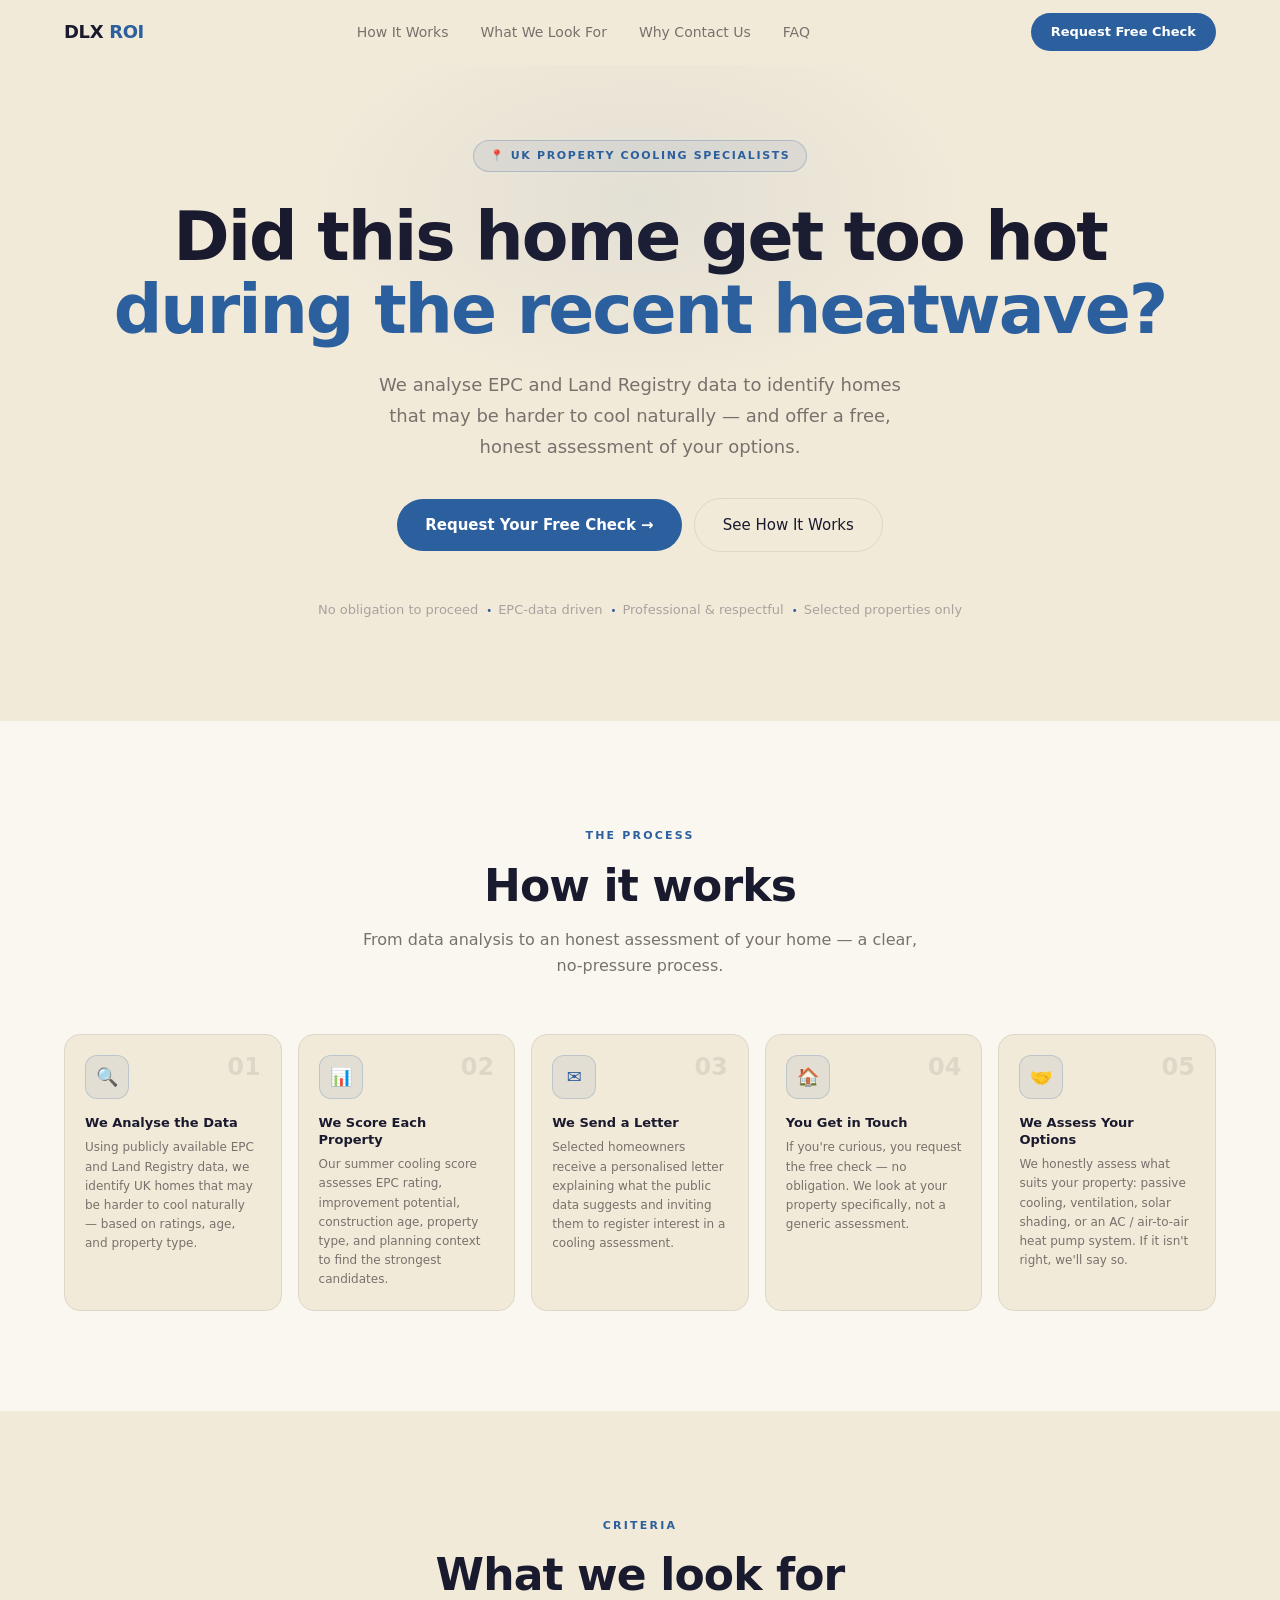
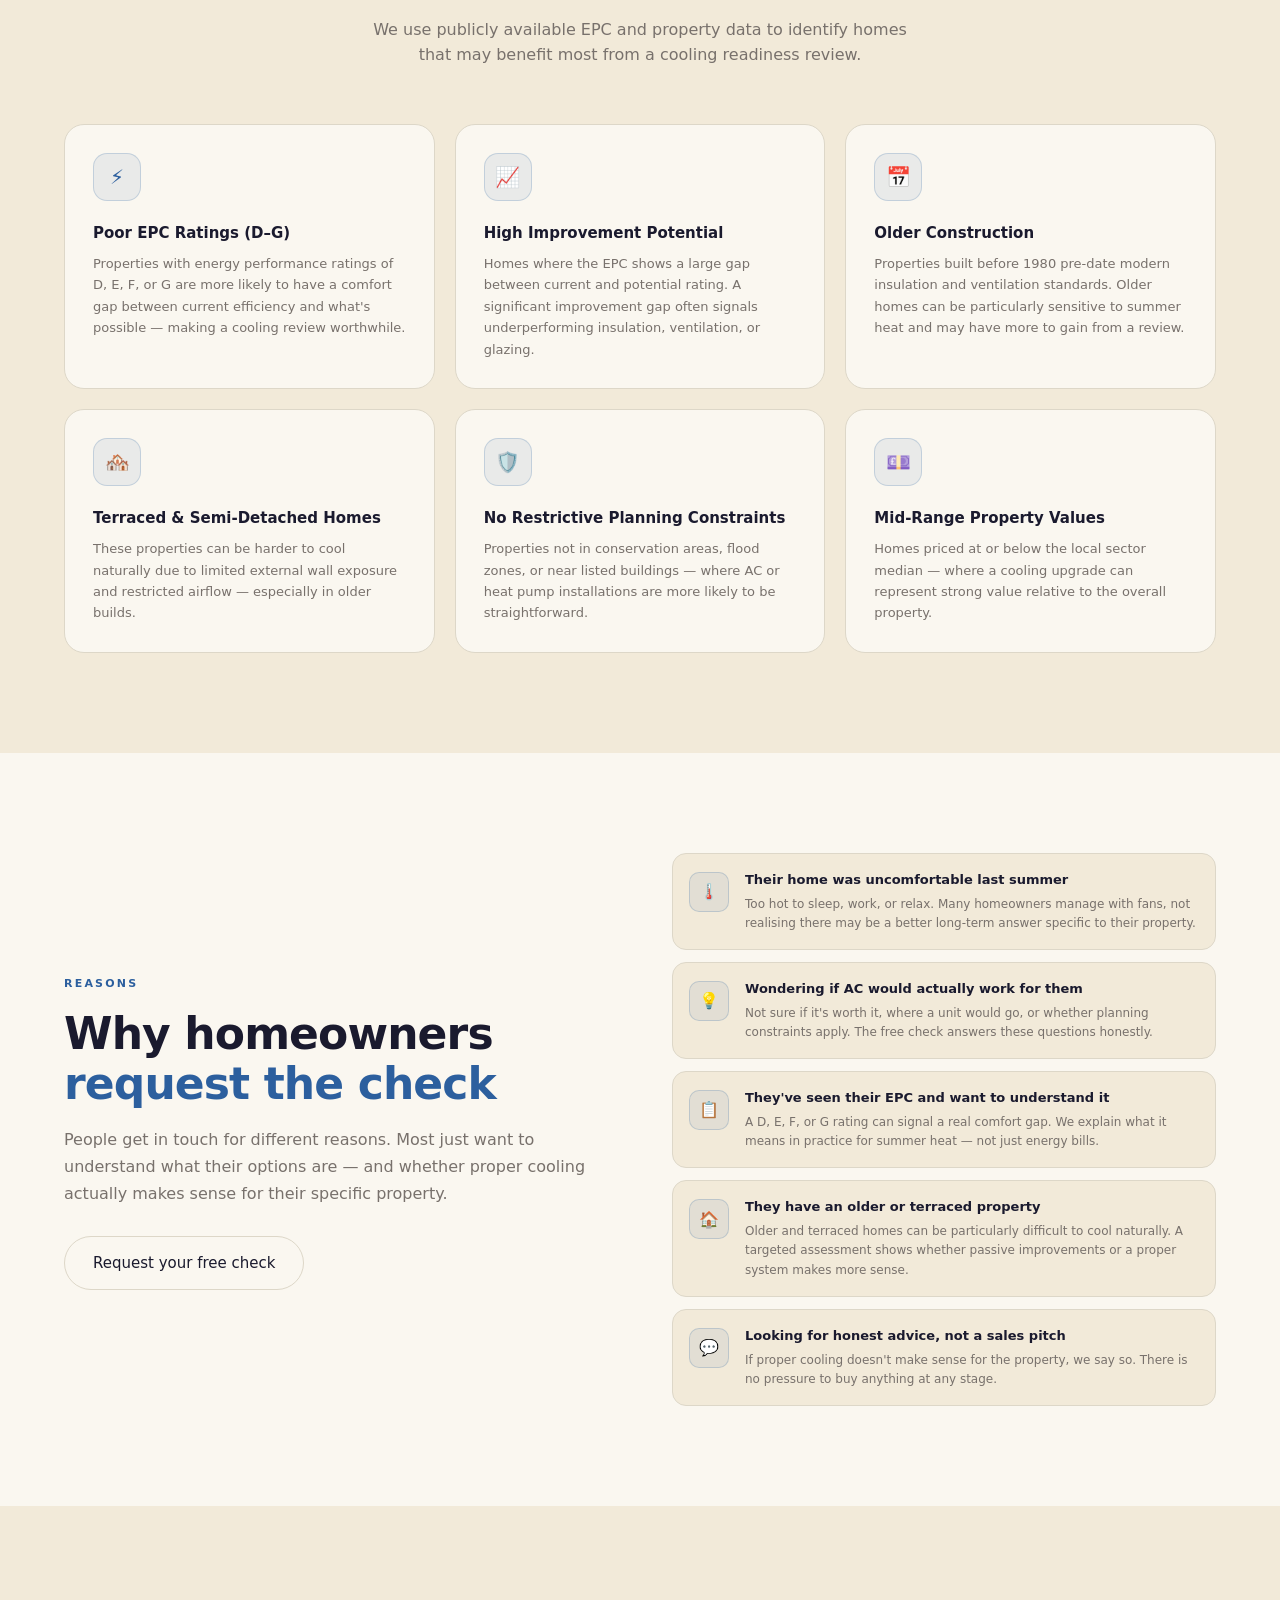
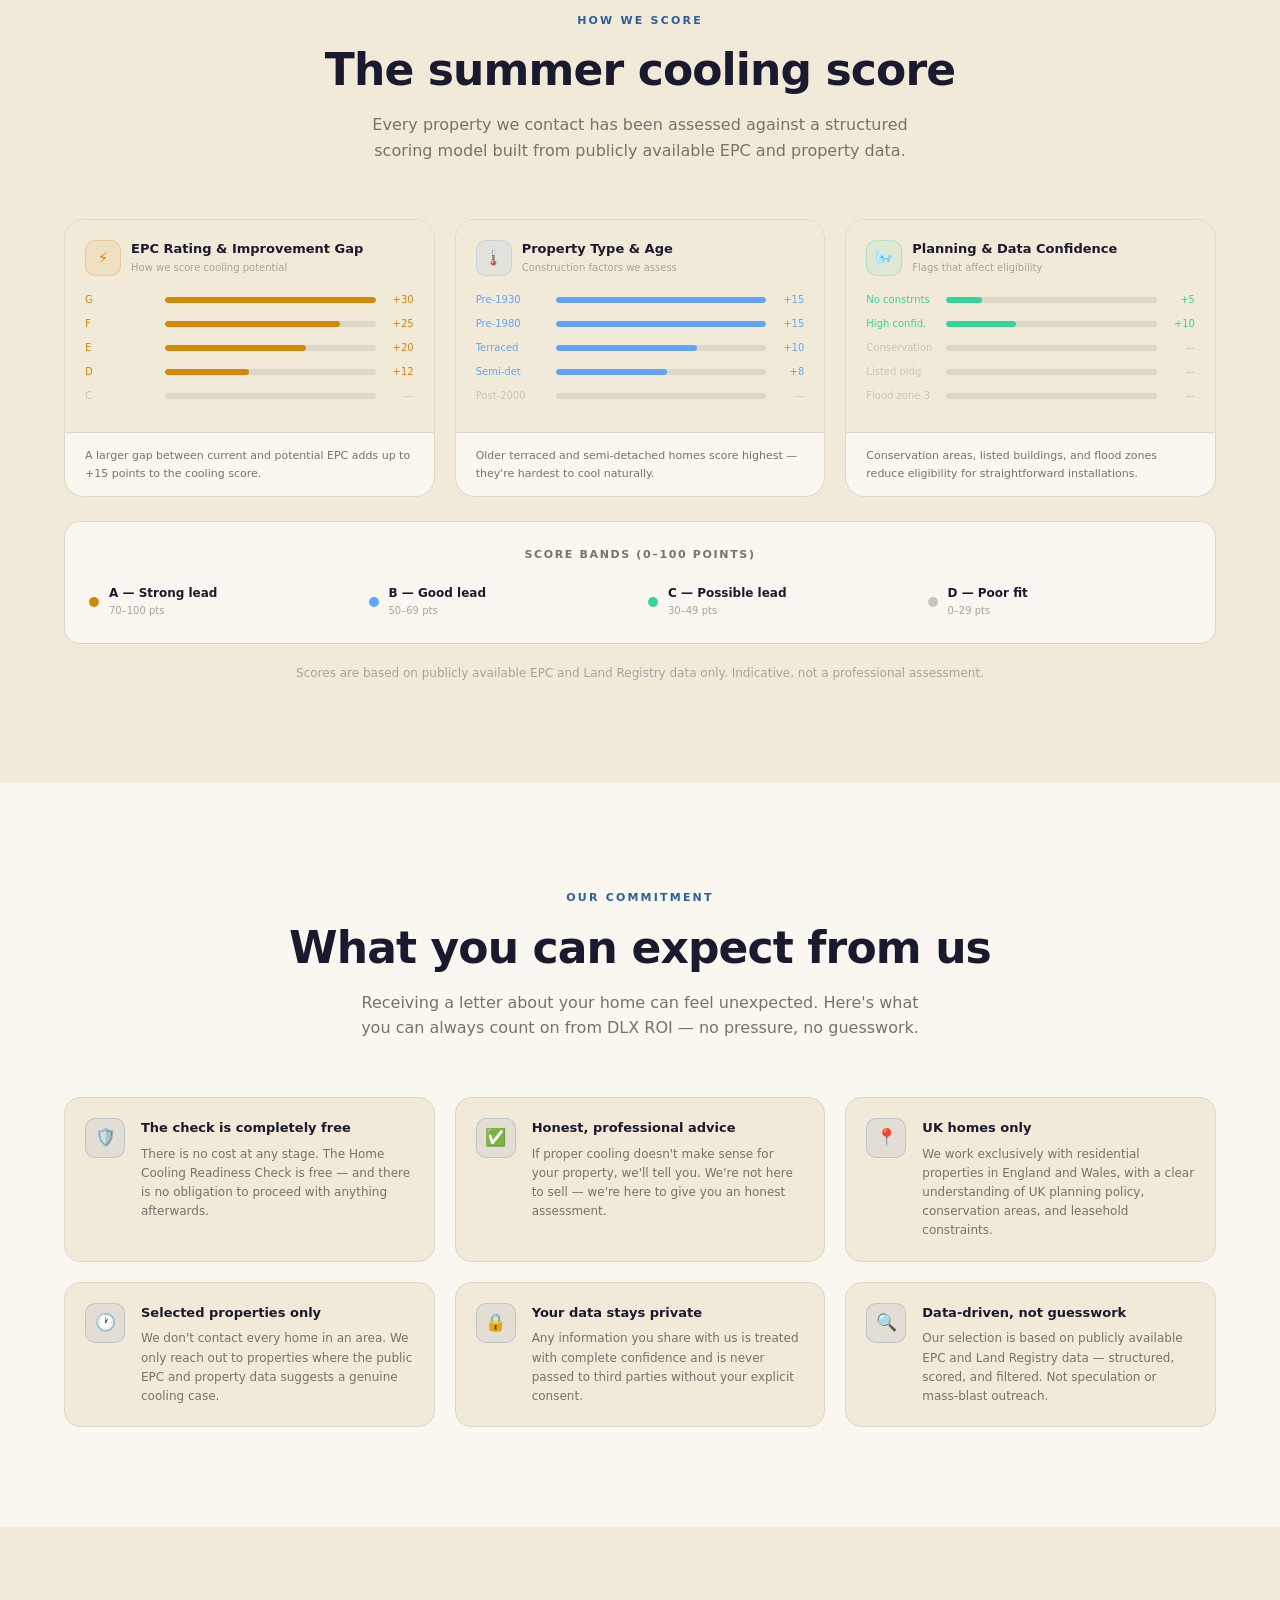
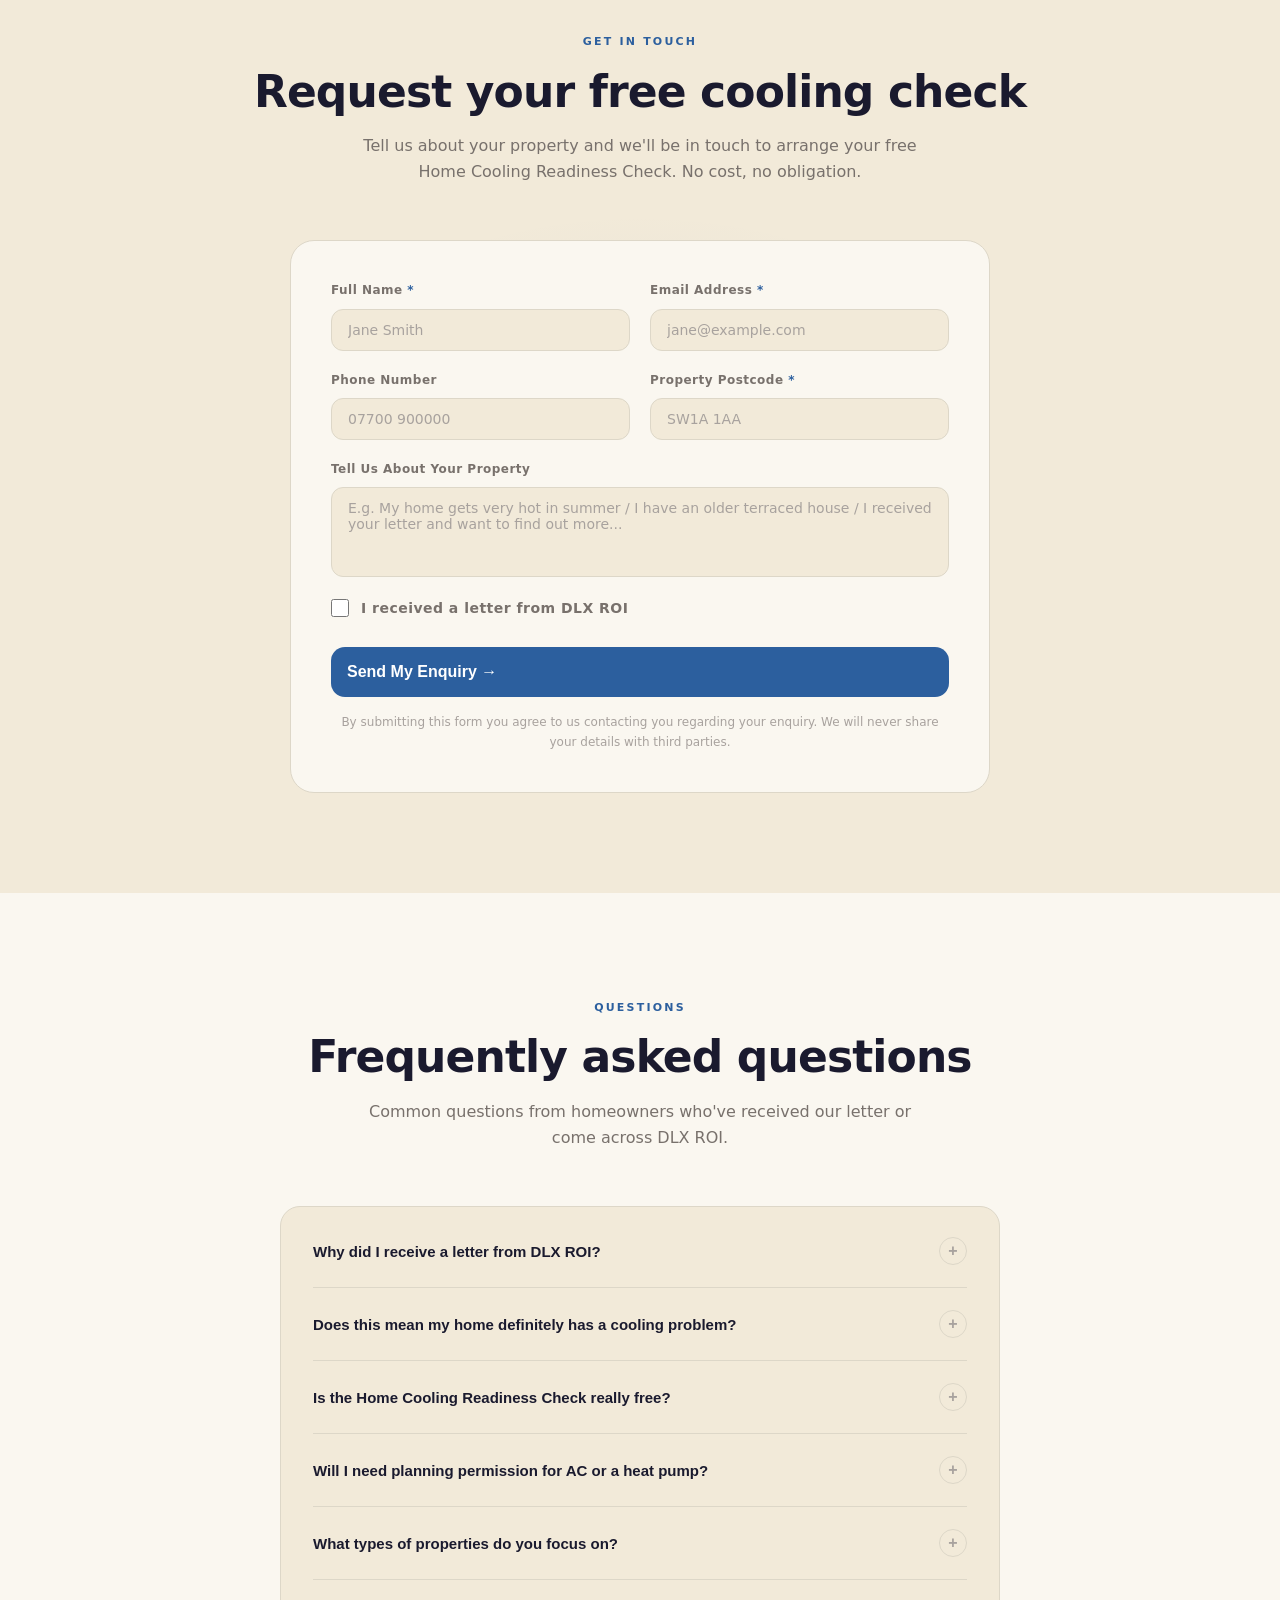
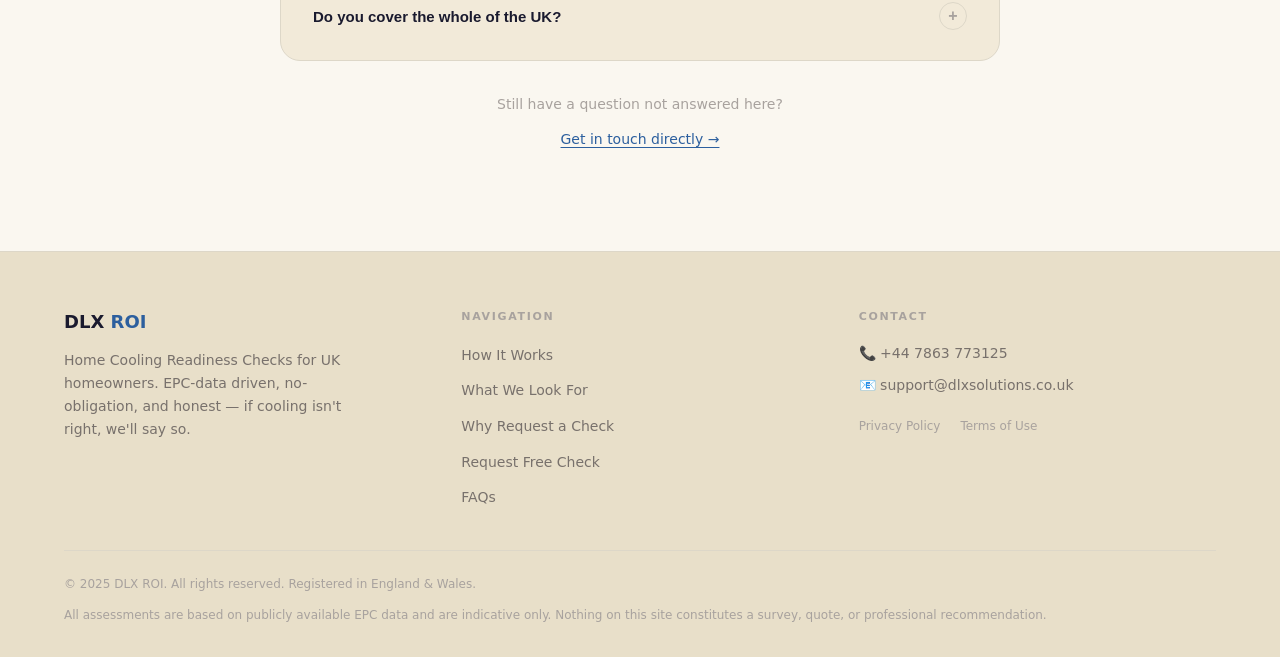
<file: index.html>
<!DOCTYPE html>
<html lang="en-GB">
<head>
  <meta charset="UTF-8" />
  <meta name="viewport" content="width=device-width, initial-scale=1.0" />
  <title>DLX ROI — Home Cooling Readiness Checks for UK Homeowners</title>
  <meta name="description" content="We analyse EPC and property data to identify UK homes that may benefit from a cooling review. Free, no-obligation check — honest advice." />
  <link rel="stylesheet" href="styles.css" />
</head>
<body>

<!-- Navbar -->
<nav class="navbar" id="navbar">
  <div class="container">
    <div class="navbar-inner">
      <a href="/" class="navbar-logo">DLX <span class="text-gold">ROI</span></a>
      <ul class="navbar-links">
        <li><a href="#how-it-works">How It Works</a></li>
        <li><a href="#what-we-look-for">What We Look For</a></li>
        <li><a href="#why-contact">Why Contact Us</a></li>
        <li><a href="#faq">FAQ</a></li>
      </ul>
      <div class="navbar-cta">
        <a href="#contact" class="btn-primary">Request Free Check</a>
      </div>
      <button class="hamburger" id="hamburger" aria-label="Menu">
        <span></span><span></span><span></span>
      </button>
    </div>
    <div class="mobile-nav" id="mobile-nav">
      <a href="#how-it-works">How It Works</a>
      <a href="#what-we-look-for">What We Look For</a>
      <a href="#why-contact">Why Contact Us</a>
      <a href="#faq">FAQ</a>
      <a href="#contact" class="btn-primary">Request Free Check</a>
    </div>
  </div>
</nav>

<!-- Hero -->
<section id="hero">
  <div class="container">
    <div class="hero-badge">📍 UK Property Cooling Specialists</div>
    <h1 class="hero-title">Did this home get too hot<br><span class="text-gold">during the recent heatwave?</span></h1>
    <p class="hero-desc">We analyse EPC and Land Registry data to identify homes that may be harder to cool naturally — and offer a free, honest assessment of your options.</p>
    <div class="hero-buttons">
      <a href="#contact" class="btn-primary">Request Your Free Check →</a>
      <a href="#how-it-works" class="btn-secondary">See How It Works</a>
    </div>
    <div class="hero-proof">
      <span class="hero-proof-item">No obligation to proceed</span>
      <span class="hero-proof-item">EPC-data driven</span>
      <span class="hero-proof-item">Professional &amp; respectful</span>
      <span class="hero-proof-item">Selected properties only</span>
    </div>
  </div>
</section>

<!-- How It Works -->
<section id="how-it-works">
  <div class="container">
    <div class="section-header fade-in">
      <span class="section-label">The Process</span>
      <h2 class="section-title">How it works</h2>
      <p class="section-desc">From data analysis to an honest assessment of your home — a clear, no-pressure process.</p>
    </div>
    <div class="steps-grid">
      <div class="step-card fade-in" style="transition-delay:0.05s">
        <div class="step-top">
          <div class="step-icon">🔍</div>
          <span class="step-num">01</span>
        </div>
        <div class="step-title">We Analyse the Data</div>
        <div class="step-desc">Using publicly available EPC and Land Registry data, we identify UK homes that may be harder to cool naturally — based on ratings, age, and property type.</div>
      </div>
      <div class="step-card fade-in" style="transition-delay:0.1s">
        <div class="step-top">
          <div class="step-icon">📊</div>
          <span class="step-num">02</span>
        </div>
        <div class="step-title">We Score Each Property</div>
        <div class="step-desc">Our summer cooling score assesses EPC rating, improvement potential, construction age, property type, and planning context to find the strongest candidates.</div>
      </div>
      <div class="step-card fade-in" style="transition-delay:0.15s">
        <div class="step-top">
          <div class="step-icon">✉️</div>
          <span class="step-num">03</span>
        </div>
        <div class="step-title">We Send a Letter</div>
        <div class="step-desc">Selected homeowners receive a personalised letter explaining what the public data suggests and inviting them to register interest in a cooling assessment.</div>
      </div>
      <div class="step-card fade-in" style="transition-delay:0.2s">
        <div class="step-top">
          <div class="step-icon">🏠</div>
          <span class="step-num">04</span>
        </div>
        <div class="step-title">You Get in Touch</div>
        <div class="step-desc">If you're curious, you request the free check — no obligation. We look at your property specifically, not a generic assessment.</div>
      </div>
      <div class="step-card fade-in" style="transition-delay:0.25s">
        <div class="step-top">
          <div class="step-icon">🤝</div>
          <span class="step-num">05</span>
        </div>
        <div class="step-title">We Assess Your Options</div>
        <div class="step-desc">We honestly assess what suits your property: passive cooling, ventilation, solar shading, or an AC / air-to-air heat pump system. If it isn't right, we'll say so.</div>
      </div>
    </div>
  </div>
</section>

<!-- What We Look For -->
<section id="what-we-look-for">
  <div class="container">
    <div class="section-header fade-in">
      <span class="section-label">Criteria</span>
      <h2 class="section-title">What we look for</h2>
      <p class="section-desc">We use publicly available EPC and property data to identify homes that may benefit most from a cooling readiness review.</p>
    </div>
    <div class="cards-grid-3">
      <div class="look-card fade-in" style="transition-delay:0.05s">
        <div class="look-card-icon">⚡</div>
        <h3>Poor EPC Ratings (D–G)</h3>
        <p>Properties with energy performance ratings of D, E, F, or G are more likely to have a comfort gap between current efficiency and what's possible — making a cooling review worthwhile.</p>
      </div>
      <div class="look-card fade-in" style="transition-delay:0.1s">
        <div class="look-card-icon">📈</div>
        <h3>High Improvement Potential</h3>
        <p>Homes where the EPC shows a large gap between current and potential rating. A significant improvement gap often signals underperforming insulation, ventilation, or glazing.</p>
      </div>
      <div class="look-card fade-in" style="transition-delay:0.15s">
        <div class="look-card-icon">📅</div>
        <h3>Older Construction</h3>
        <p>Properties built before 1980 pre-date modern insulation and ventilation standards. Older homes can be particularly sensitive to summer heat and may have more to gain from a review.</p>
      </div>
      <div class="look-card fade-in" style="transition-delay:0.2s">
        <div class="look-card-icon">🏘️</div>
        <h3>Terraced &amp; Semi-Detached Homes</h3>
        <p>These properties can be harder to cool naturally due to limited external wall exposure and restricted airflow — especially in older builds.</p>
      </div>
      <div class="look-card fade-in" style="transition-delay:0.25s">
        <div class="look-card-icon">🛡️</div>
        <h3>No Restrictive Planning Constraints</h3>
        <p>Properties not in conservation areas, flood zones, or near listed buildings — where AC or heat pump installations are more likely to be straightforward.</p>
      </div>
      <div class="look-card fade-in" style="transition-delay:0.3s">
        <div class="look-card-icon">💷</div>
        <h3>Mid-Range Property Values</h3>
        <p>Homes priced at or below the local sector median — where a cooling upgrade can represent strong value relative to the overall property.</p>
      </div>
    </div>
  </div>
</section>

<!-- Why Contact -->
<section id="why-contact">
  <div class="container">
    <div class="two-col">
      <div class="fade-in">
        <span class="section-label">Reasons</span>
        <h2 class="section-title">Why homeowners<br><span class="text-gold">request the check</span></h2>
        <p style="color:var(--muted);font-size:16px;line-height:1.7;margin-bottom:28px">People get in touch for different reasons. Most just want to understand what their options are — and whether proper cooling actually makes sense for their specific property.</p>
        <a href="#contact" class="btn-secondary">Request your free check</a>
      </div>
      <div class="reasons-list">
        <div class="reason-item fade-in" style="transition-delay:0.05s">
          <div class="reason-icon">🌡️</div>
          <div>
            <h3>Their home was uncomfortable last summer</h3>
            <p>Too hot to sleep, work, or relax. Many homeowners manage with fans, not realising there may be a better long-term answer specific to their property.</p>
          </div>
        </div>
        <div class="reason-item fade-in" style="transition-delay:0.1s">
          <div class="reason-icon">💡</div>
          <div>
            <h3>Wondering if AC would actually work for them</h3>
            <p>Not sure if it's worth it, where a unit would go, or whether planning constraints apply. The free check answers these questions honestly.</p>
          </div>
        </div>
        <div class="reason-item fade-in" style="transition-delay:0.15s">
          <div class="reason-icon">📋</div>
          <div>
            <h3>They've seen their EPC and want to understand it</h3>
            <p>A D, E, F, or G rating can signal a real comfort gap. We explain what it means in practice for summer heat — not just energy bills.</p>
          </div>
        </div>
        <div class="reason-item fade-in" style="transition-delay:0.2s">
          <div class="reason-icon">🏠</div>
          <div>
            <h3>They have an older or terraced property</h3>
            <p>Older and terraced homes can be particularly difficult to cool naturally. A targeted assessment shows whether passive improvements or a proper system makes more sense.</p>
          </div>
        </div>
        <div class="reason-item fade-in" style="transition-delay:0.25s">
          <div class="reason-icon">💬</div>
          <div>
            <h3>Looking for honest advice, not a sales pitch</h3>
            <p>If proper cooling doesn't make sense for the property, we say so. There is no pressure to buy anything at any stage.</p>
          </div>
        </div>
      </div>
    </div>
  </div>
</section>

<!-- Score -->
<section id="score">
  <div class="container">
    <div class="section-header fade-in">
      <span class="section-label">How We Score</span>
      <h2 class="section-title">The summer cooling score</h2>
      <p class="section-desc">Every property we contact has been assessed against a structured scoring model built from publicly available EPC and property data.</p>
    </div>
    <div class="score-grid">
      <div class="score-card fade-in" style="transition-delay:0.05s">
        <div class="score-card-head">
          <div class="score-card-label">
            <div class="score-card-icon" style="background:rgba(212,136,10,0.1);border:1px solid rgba(212,136,10,0.25);color:#d4880a">⚡</div>
            <div>
              <div class="score-card-title">EPC Rating &amp; Improvement Gap</div>
              <div class="score-card-subtitle">How we score cooling potential</div>
            </div>
          </div>
          <div class="score-bar-row"><span class="score-bar-label" style="color:#d4880a">G</span><div class="score-bar-track"><div class="score-bar-fill" style="width:100%;background:#d4880a"></div></div><span class="score-bar-pts" style="color:#d4880a">+30</span></div>
          <div class="score-bar-row"><span class="score-bar-label" style="color:#d4880a">F</span><div class="score-bar-track"><div class="score-bar-fill" style="width:83%;background:#d4880a"></div></div><span class="score-bar-pts" style="color:#d4880a">+25</span></div>
          <div class="score-bar-row"><span class="score-bar-label" style="color:#d4880a">E</span><div class="score-bar-track"><div class="score-bar-fill" style="width:67%;background:#d4880a"></div></div><span class="score-bar-pts" style="color:#d4880a">+20</span></div>
          <div class="score-bar-row"><span class="score-bar-label" style="color:#d4880a">D</span><div class="score-bar-track"><div class="score-bar-fill" style="width:40%;background:#d4880a"></div></div><span class="score-bar-pts" style="color:#d4880a">+12</span></div>
          <div class="score-bar-row"><span class="score-bar-label" style="color:#c7c3bd">C</span><div class="score-bar-track"></div><span class="score-bar-pts" style="color:#c7c3bd">—</span></div>
        </div>
        <div class="score-card-foot"><p>A larger gap between current and potential EPC adds up to +15 points to the cooling score.</p></div>
      </div>
      <div class="score-card fade-in" style="transition-delay:0.1s">
        <div class="score-card-head">
          <div class="score-card-label">
            <div class="score-card-icon" style="background:rgba(96,165,250,0.1);border:1px solid rgba(96,165,250,0.25);color:#60a5fa">🌡️</div>
            <div>
              <div class="score-card-title">Property Type &amp; Age</div>
              <div class="score-card-subtitle">Construction factors we assess</div>
            </div>
          </div>
          <div class="score-bar-row"><span class="score-bar-label" style="color:#60a5fa">Pre-1930</span><div class="score-bar-track"><div class="score-bar-fill" style="width:100%;background:#60a5fa"></div></div><span class="score-bar-pts" style="color:#60a5fa">+15</span></div>
          <div class="score-bar-row"><span class="score-bar-label" style="color:#60a5fa">Pre-1980</span><div class="score-bar-track"><div class="score-bar-fill" style="width:100%;background:#60a5fa"></div></div><span class="score-bar-pts" style="color:#60a5fa">+15</span></div>
          <div class="score-bar-row"><span class="score-bar-label" style="color:#60a5fa">Terraced</span><div class="score-bar-track"><div class="score-bar-fill" style="width:67%;background:#60a5fa"></div></div><span class="score-bar-pts" style="color:#60a5fa">+10</span></div>
          <div class="score-bar-row"><span class="score-bar-label" style="color:#60a5fa">Semi-det</span><div class="score-bar-track"><div class="score-bar-fill" style="width:53%;background:#60a5fa"></div></div><span class="score-bar-pts" style="color:#60a5fa">+8</span></div>
          <div class="score-bar-row"><span class="score-bar-label" style="color:#c7c3bd">Post-2000</span><div class="score-bar-track"></div><span class="score-bar-pts" style="color:#c7c3bd">—</span></div>
        </div>
        <div class="score-card-foot"><p>Older terraced and semi-detached homes score highest — they're hardest to cool naturally.</p></div>
      </div>
      <div class="score-card fade-in" style="transition-delay:0.15s">
        <div class="score-card-head">
          <div class="score-card-label">
            <div class="score-card-icon" style="background:rgba(52,211,153,0.1);border:1px solid rgba(52,211,153,0.25);color:#34d399">🌬️</div>
            <div>
              <div class="score-card-title">Planning &amp; Data Confidence</div>
              <div class="score-card-subtitle">Flags that affect eligibility</div>
            </div>
          </div>
          <div class="score-bar-row"><span class="score-bar-label" style="color:#34d399">No constrnts</span><div class="score-bar-track"><div class="score-bar-fill" style="width:17%;background:#34d399"></div></div><span class="score-bar-pts" style="color:#34d399">+5</span></div>
          <div class="score-bar-row"><span class="score-bar-label" style="color:#34d399">High confid.</span><div class="score-bar-track"><div class="score-bar-fill" style="width:33%;background:#34d399"></div></div><span class="score-bar-pts" style="color:#34d399">+10</span></div>
          <div class="score-bar-row"><span class="score-bar-label" style="color:#c7c3bd">Conservation</span><div class="score-bar-track"></div><span class="score-bar-pts" style="color:#c7c3bd">—</span></div>
          <div class="score-bar-row"><span class="score-bar-label" style="color:#c7c3bd">Listed bldg</span><div class="score-bar-track"></div><span class="score-bar-pts" style="color:#c7c3bd">—</span></div>
          <div class="score-bar-row"><span class="score-bar-label" style="color:#c7c3bd">Flood zone 3</span><div class="score-bar-track"></div><span class="score-bar-pts" style="color:#c7c3bd">—</span></div>
        </div>
        <div class="score-card-foot"><p>Conservation areas, listed buildings, and flood zones reduce eligibility for straightforward installations.</p></div>
      </div>
    </div>
    <div class="score-legend fade-in" style="transition-delay:0.2s">
      <div class="legend-title">Score bands (0–100 points)</div>
      <div class="legend-grid">
        <div class="legend-item"><div class="legend-dot" style="background:#d4880a"></div><div><div class="legend-band">A — Strong lead</div><div class="legend-range">70–100 pts</div></div></div>
        <div class="legend-item"><div class="legend-dot" style="background:#60a5fa"></div><div><div class="legend-band">B — Good lead</div><div class="legend-range">50–69 pts</div></div></div>
        <div class="legend-item"><div class="legend-dot" style="background:#34d399"></div><div><div class="legend-band">C — Possible lead</div><div class="legend-range">30–49 pts</div></div></div>
        <div class="legend-item"><div class="legend-dot" style="background:#c7c3bd"></div><div><div class="legend-band">D — Poor fit</div><div class="legend-range">0–29 pts</div></div></div>
      </div>
    </div>
    <p class="fade-in" style="text-align:center;font-size:12px;color:var(--faint);margin-top:20px;transition-delay:0.25s">Scores are based on publicly available EPC and Land Registry data only. Indicative, not a professional assessment.</p>
  </div>
</section>

<!-- Trust -->
<section id="trust">
  <div class="container">
    <div class="section-header fade-in">
      <span class="section-label">Our Commitment</span>
      <h2 class="section-title">What you can expect from us</h2>
      <p class="section-desc">Receiving a letter about your home can feel unexpected. Here's what you can always count on from DLX ROI — no pressure, no guesswork.</p>
    </div>
    <div class="trust-grid">
      <div class="trust-item fade-in" style="transition-delay:0.05s">
        <div class="trust-icon">🛡️</div>
        <div><h3>The check is completely free</h3><p>There is no cost at any stage. The Home Cooling Readiness Check is free — and there is no obligation to proceed with anything afterwards.</p></div>
      </div>
      <div class="trust-item fade-in" style="transition-delay:0.1s">
        <div class="trust-icon">✅</div>
        <div><h3>Honest, professional advice</h3><p>If proper cooling doesn't make sense for your property, we'll tell you. We're not here to sell — we're here to give you an honest assessment.</p></div>
      </div>
      <div class="trust-item fade-in" style="transition-delay:0.15s">
        <div class="trust-icon">📍</div>
        <div><h3>UK homes only</h3><p>We work exclusively with residential properties in England and Wales, with a clear understanding of UK planning policy, conservation areas, and leasehold constraints.</p></div>
      </div>
      <div class="trust-item fade-in" style="transition-delay:0.2s">
        <div class="trust-icon">🕐</div>
        <div><h3>Selected properties only</h3><p>We don't contact every home in an area. We only reach out to properties where the public EPC and property data suggests a genuine cooling case.</p></div>
      </div>
      <div class="trust-item fade-in" style="transition-delay:0.25s">
        <div class="trust-icon">🔒</div>
        <div><h3>Your data stays private</h3><p>Any information you share with us is treated with complete confidence and is never passed to third parties without your explicit consent.</p></div>
      </div>
      <div class="trust-item fade-in" style="transition-delay:0.3s">
        <div class="trust-icon">🔍</div>
        <div><h3>Data-driven, not guesswork</h3><p>Our selection is based on publicly available EPC and Land Registry data — structured, scored, and filtered. Not speculation or mass-blast outreach.</p></div>
      </div>
    </div>
  </div>
</section>

<!-- Contact -->
<section id="contact">
  <div class="container">
    <div class="section-header fade-in">
      <span class="section-label">Get in Touch</span>
      <h2 class="section-title">Request your free cooling check</h2>
      <p class="section-desc">Tell us about your property and we'll be in touch to arrange your free Home Cooling Readiness Check. No cost, no obligation.</p>
    </div>
    <div class="form-card fade-in" style="transition-delay:0.1s">
      <div class="form-success" id="form-success">
        <div class="success-icon">✓</div>
        <h3>Thank you — we'll be in touch shortly</h3>
        <p>We've received your request. We'll review your property details and contact you to arrange the next step.</p>
      </div>
      <div class="form-inner" id="form-inner">
        <form id="contact-form">
          <div class="form-grid">
            <div class="form-group">
              <label>Full Name <span class="req">*</span></label>
              <input type="text" name="name" placeholder="Jane Smith" required />
            </div>
            <div class="form-group">
              <label>Email Address <span class="req">*</span></label>
              <input type="email" name="email" placeholder="jane@example.com" required />
            </div>
            <div class="form-group">
              <label>Phone Number</label>
              <input type="tel" name="phone" placeholder="07700 900000" />
            </div>
            <div class="form-group">
              <label>Property Postcode <span class="req">*</span></label>
              <input type="text" name="postcode" placeholder="SW1A 1AA" required style="text-transform:uppercase" />
            </div>
            <div class="form-group full">
              <label>Tell Us About Your Property</label>
              <textarea name="message" rows="4" placeholder="E.g. My home gets very hot in summer / I have an older terraced house / I received your letter and want to find out more..."></textarea>
            </div>
          </div>
          <label class="checkbox-row">
            <input type="checkbox" name="received_letter" />
            <span>I received a letter from DLX ROI</span>
          </label>
          <button type="submit" class="btn-primary form-submit">Send My Enquiry →</button>
          <p class="form-note">By submitting this form you agree to us contacting you regarding your enquiry. We will never share your details with third parties.</p>
        </form>
      </div>
    </div>
  </div>
</section>

<!-- FAQ -->
<section id="faq">
  <div class="container container--narrow">
    <div class="section-header fade-in">
      <span class="section-label">Questions</span>
      <h2 class="section-title">Frequently asked questions</h2>
      <p class="section-desc">Common questions from homeowners who've received our letter or come across DLX ROI.</p>
    </div>
    <div class="faq-list fade-in" style="transition-delay:0.1s">
      <div class="faq-item">
        <button class="faq-question">Why did I receive a letter from DLX ROI? <span class="faq-icon">+</span></button>
        <div class="faq-answer"><p>We analyse publicly available EPC and Land Registry data to identify homes that may be harder to cool naturally. If you received a letter, it's because your property's EPC rating, construction age, or property type suggests it may benefit from a cooling review. There is no obligation to respond — we're simply letting you know, and inviting a conversation if you're curious.</p></div>
      </div>
      <div class="faq-item">
        <button class="faq-question">Does this mean my home definitely has a cooling problem? <span class="faq-icon">+</span></button>
        <div class="faq-answer"><p>Not at all. Our letter is based on publicly available EPC and property data — it is not a survey, inspection, or professional assessment. It means your property scored well on our cooling indicators and may be worth reviewing before the next hot spell. The free check is how we find out what's actually relevant for your specific home.</p></div>
      </div>
      <div class="faq-item">
        <button class="faq-question">Is the Home Cooling Readiness Check really free? <span class="faq-icon">+</span></button>
        <div class="faq-answer"><p>Yes, completely. The check costs nothing and carries no obligation. We look at which rooms are most likely to overheat, whether passive improvements or an AC / heat pump system may be suitable, and where a unit could realistically go. If proper cooling isn't the right answer for your property, we'll say so — and there's nothing to pay.</p></div>
      </div>
      <div class="faq-item">
        <button class="faq-question">Will I need planning permission for AC or a heat pump? <span class="faq-icon">+</span></button>
        <div class="faq-answer"><p>In many cases, air-to-air heat pump and split-system AC installations fall under permitted development rights for houses and do not require a planning application. However, conservation areas, Article 4 directions, listed buildings, leasehold terms, and noise constraints can all affect this. Our check helps identify which of these may apply to your property before you spend any money.</p></div>
      </div>
      <div class="faq-item">
        <button class="faq-question">What types of properties do you focus on? <span class="faq-icon">+</span></button>
        <div class="faq-answer"><p>We focus on freehold houses across England and Wales with EPC ratings of D, E, F, or G, particularly older and terraced or semi-detached homes where natural cooling is more limited. We exclude flats, leaseholds, and properties in flood zone 3, as these have specific constraints that change the analysis significantly.</p></div>
      </div>
      <div class="faq-item">
        <button class="faq-question">Do you cover the whole of the UK? <span class="faq-icon">+</span></button>
        <div class="faq-answer"><p>We currently focus on residential properties across England and Wales, where EPC data from the Open Data Communities registry is available and planning policy is broadly consistent. If you received a letter from us, we are actively working in your area.</p></div>
      </div>
    </div>
    <div class="faq-footer fade-in" style="transition-delay:0.2s">
      <p>Still have a question not answered here?</p>
      <a href="#contact">Get in touch directly →</a>
    </div>
  </div>
</section>

<!-- Footer -->
<footer>
  <div class="container">
    <div class="footer-grid">
      <div class="footer-brand">
        <div class="footer-logo">DLX <span class="text-gold">ROI</span></div>
        <p>Home Cooling Readiness Checks for UK homeowners. EPC-data driven, no-obligation, and honest — if cooling isn't right, we'll say so.</p>
      </div>
      <div class="footer-col">
        <h4>Navigation</h4>
        <ul>
          <li><a href="#how-it-works">How It Works</a></li>
          <li><a href="#what-we-look-for">What We Look For</a></li>
          <li><a href="#why-contact">Why Request a Check</a></li>
          <li><a href="#contact">Request Free Check</a></li>
          <li><a href="#faq">FAQs</a></li>
        </ul>
      </div>
      <div class="footer-col">
        <h4>Contact</h4>
        <a href="tel:+447863773125" class="footer-contact-item">📞 +44 7863 773125</a>
        <a href="mailto:support@dlxsolutions.co.uk" class="footer-contact-item">📧 support@dlxsolutions.co.uk</a>
        <div class="footer-legal-links">
          <a href="#">Privacy Policy</a>
          <a href="#">Terms of Use</a>
        </div>
      </div>
    </div>
    <div class="footer-bottom">
      <p>&copy; 2025 DLX ROI. All rights reserved. Registered in England &amp; Wales.</p>
      <p>All assessments are based on publicly available EPC data and are indicative only. Nothing on this site constitutes a survey, quote, or professional recommendation.</p>
    </div>
  </div>
</footer>

<script src="script.js"></script>
</body>
</html>
</file>
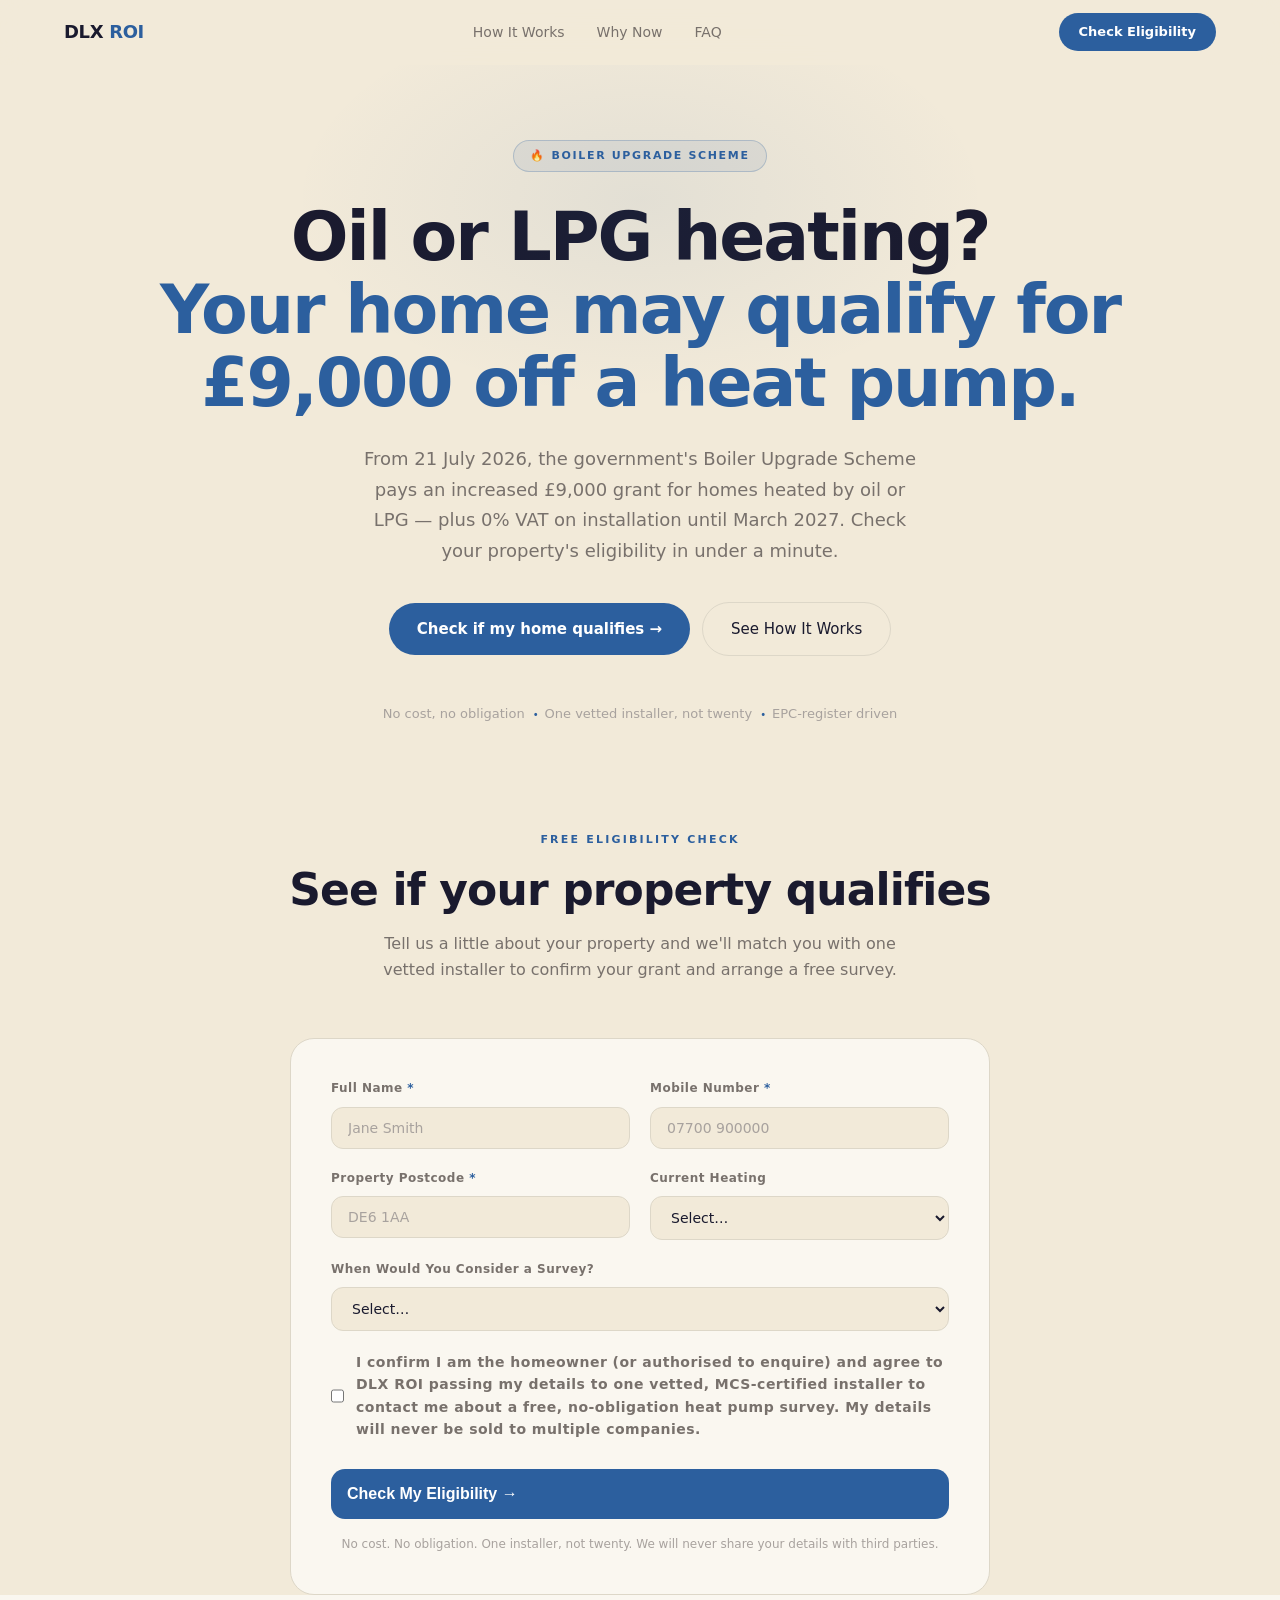
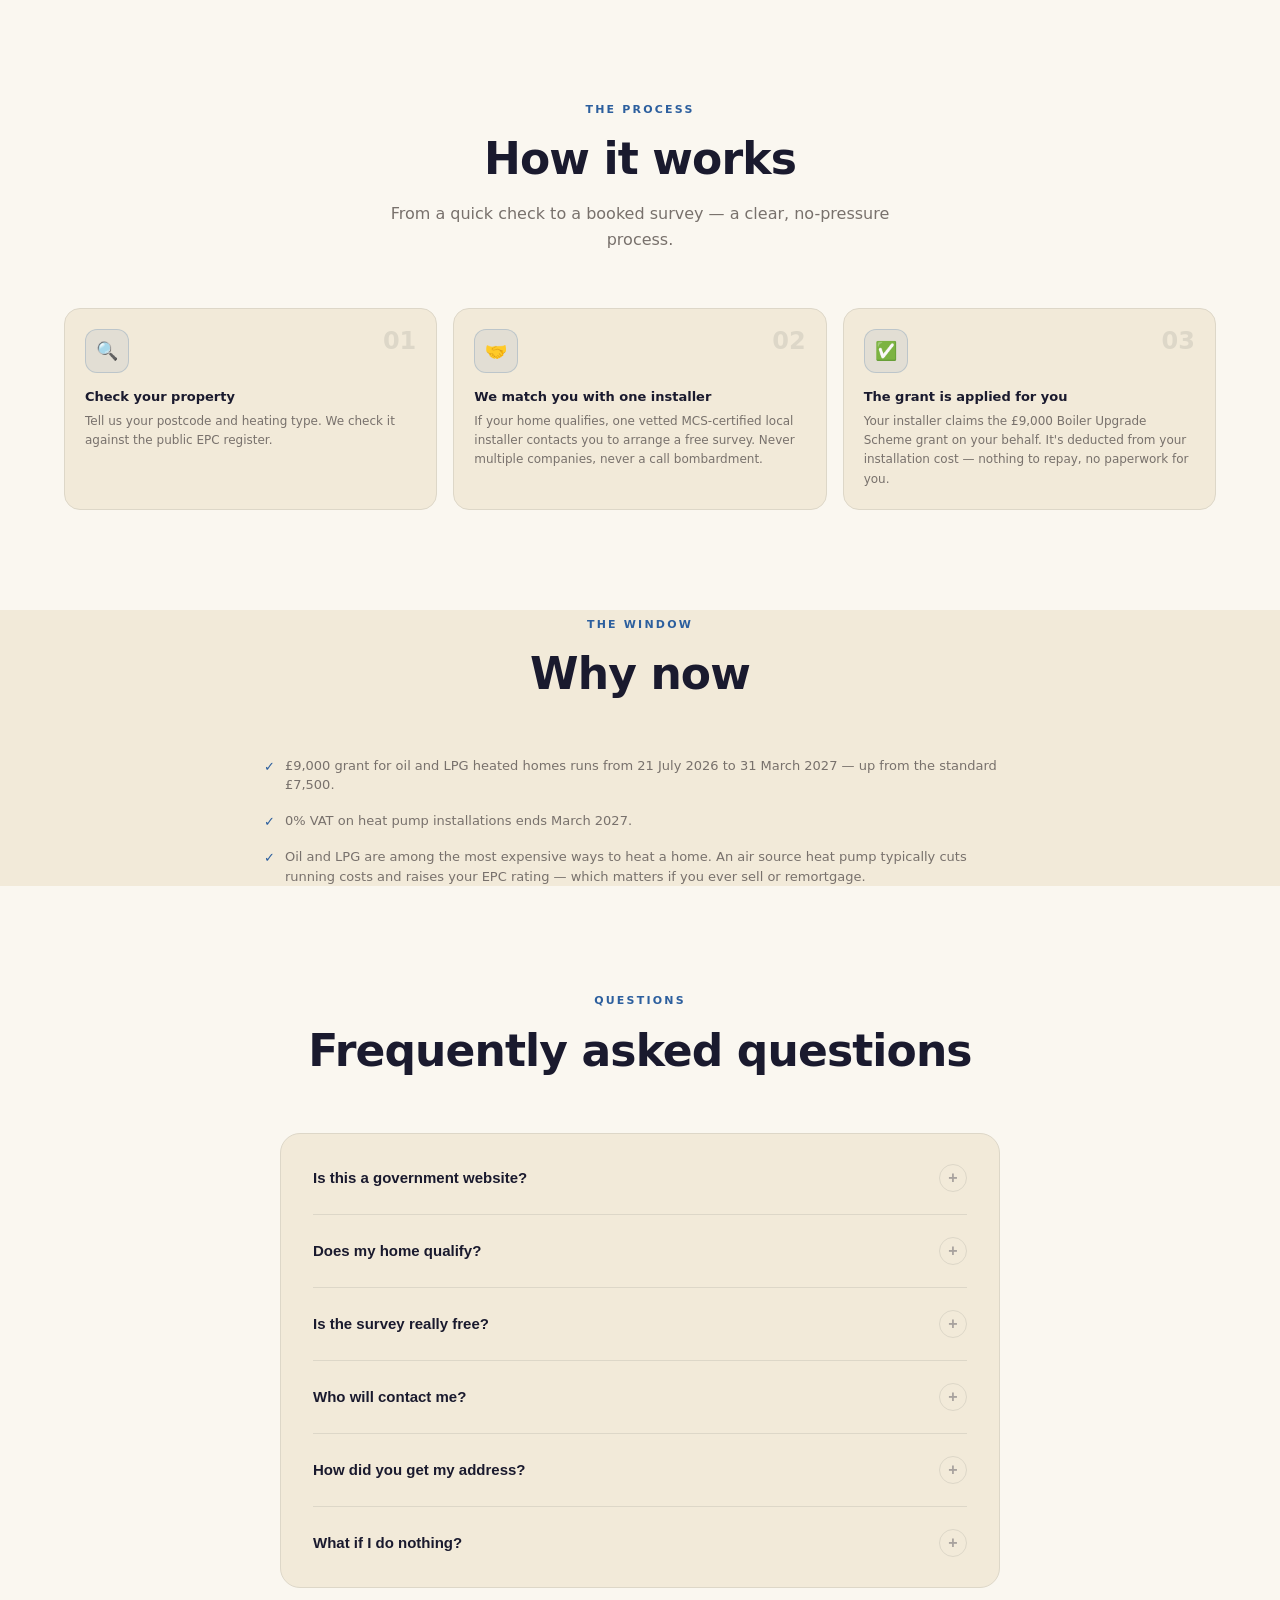
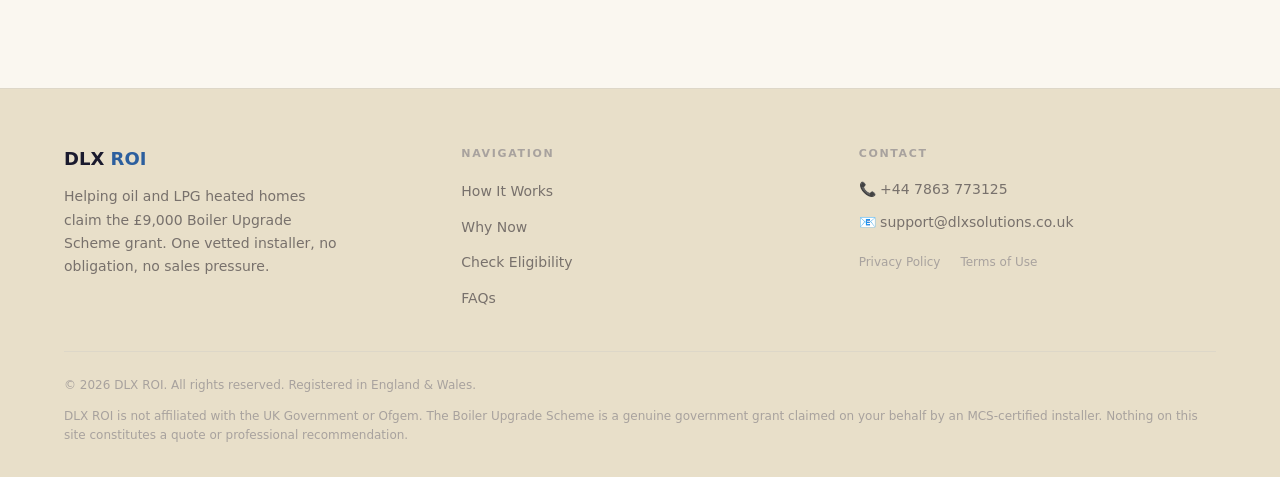
<file: heat-pump-grant.html>
<!DOCTYPE html>
<html lang="en-GB">
<head>
  <meta charset="UTF-8" />
  <meta name="viewport" content="width=device-width, initial-scale=1.0" />
  <title>£9,000 Off a Heat Pump — Oil &amp; LPG Homes | DLX ROI</title>
  <meta name="description" content="Homes heated by oil or LPG may qualify for an increased £9,000 Boiler Upgrade Scheme grant. Free eligibility check — one vetted installer, no obligation." />
  <link rel="stylesheet" href="styles.css" />
</head>
<body>

<!-- Navbar -->
<nav class="navbar" id="navbar">
  <div class="container">
    <div class="navbar-inner">
      <a href="/" class="navbar-logo">DLX <span class="text-gold">ROI</span></a>
      <ul class="navbar-links">
        <li><a href="#how-it-works">How It Works</a></li>
        <li><a href="#why-now">Why Now</a></li>
        <li><a href="#faq">FAQ</a></li>
      </ul>
      <div class="navbar-cta">
        <a href="#eligibility-form" class="btn-primary">Check Eligibility</a>
      </div>
      <button class="hamburger" id="hamburger" aria-label="Menu">
        <span></span><span></span><span></span>
      </button>
    </div>
    <div class="mobile-nav" id="mobile-nav">
      <a href="#how-it-works">How It Works</a>
      <a href="#why-now">Why Now</a>
      <a href="#faq">FAQ</a>
      <a href="#eligibility-form" class="btn-primary">Check Eligibility</a>
    </div>
  </div>
</nav>

<!-- Hero -->
<section id="hero">
  <div class="container">
    <div class="hero-badge">🔥 Boiler Upgrade Scheme</div>
    <h1 class="hero-title">Oil or LPG heating?<br><span class="text-gold">Your home may qualify for £9,000 off a heat pump.</span></h1>
    <p class="hero-desc">From 21 July 2026, the government's Boiler Upgrade Scheme pays an increased £9,000 grant for homes heated by oil or LPG — plus 0% VAT on installation until March 2027. Check your property's eligibility in under a minute.</p>
    <div class="hero-buttons">
      <a href="#eligibility-form" class="btn-primary">Check if my home qualifies →</a>
      <a href="#how-it-works" class="btn-secondary">See How It Works</a>
    </div>
    <div class="hero-proof">
      <span class="hero-proof-item">No cost, no obligation</span>
      <span class="hero-proof-item">One vetted installer, not twenty</span>
      <span class="hero-proof-item">EPC-register driven</span>
    </div>
  </div>
</section>

<!-- Eligibility Form -->
<section id="eligibility-form">
  <div class="container">
    <div class="section-header fade-in">
      <span class="section-label">Free Eligibility Check</span>
      <h2 class="section-title">See if your property qualifies</h2>
      <p class="section-desc">Tell us a little about your property and we'll match you with one vetted installer to confirm your grant and arrange a free survey.</p>
    </div>
    <div class="form-card fade-in" style="transition-delay:0.1s">
      <div class="form-success" id="heat-pump-success">
        <div class="success-icon">✓</div>
        <h3>Thanks — your details are in</h3>
        <p>We'll message you shortly with one or two quick questions, then match you with your local MCS-certified installer. Keep an eye on your phone.</p>
      </div>
      <div class="form-inner" id="heat-pump-form-inner">
        <form id="heat-pump-form">
          <div class="form-grid">
            <div class="form-group">
              <label>Full Name <span class="req">*</span></label>
              <input type="text" name="name" placeholder="Jane Smith" required />
            </div>
            <div class="form-group">
              <label>Mobile Number <span class="req">*</span></label>
              <input type="tel" name="phone" placeholder="07700 900000" required />
            </div>
            <div class="form-group">
              <label>Property Postcode <span class="req">*</span></label>
              <input type="text" name="postcode" placeholder="DE6 1AA" required style="text-transform:uppercase" />
            </div>
            <div class="form-group">
              <label>Current Heating</label>
              <select name="heating">
                <option value="">Select…</option>
                <option value="oil">Oil</option>
                <option value="lpg">LPG</option>
                <option value="other">Other / not sure</option>
              </select>
            </div>
            <div class="form-group full">
              <label>When Would You Consider a Survey?</label>
              <select name="timeframe">
                <option value="">Select…</option>
                <option value="asap">As soon as possible</option>
                <option value="3_months">Within 3 months</option>
                <option value="researching">Just researching</option>
              </select>
            </div>
          </div>
          <label class="checkbox-row">
            <input type="checkbox" name="consent" required />
            <span>I confirm I am the homeowner (or authorised to enquire) and agree to DLX ROI passing my details to one vetted, MCS-certified installer to contact me about a free, no-obligation heat pump survey. My details will never be sold to multiple companies.</span>
          </label>
          <button type="submit" class="btn-primary form-submit">Check My Eligibility →</button>
          <p class="form-note">No cost. No obligation. One installer, not twenty. We will never share your details with third parties.</p>
        </form>
      </div>
    </div>
  </div>
</section>

<!-- How It Works -->
<section id="how-it-works">
  <div class="container">
    <div class="section-header fade-in">
      <span class="section-label">The Process</span>
      <h2 class="section-title">How it works</h2>
      <p class="section-desc">From a quick check to a booked survey — a clear, no-pressure process.</p>
    </div>
    <div class="steps-grid steps-grid--3">
      <div class="step-card fade-in" style="transition-delay:0.05s">
        <div class="step-top">
          <div class="step-icon">🔍</div>
          <span class="step-num">01</span>
        </div>
        <div class="step-title">Check your property</div>
        <div class="step-desc">Tell us your postcode and heating type. We check it against the public EPC register.</div>
      </div>
      <div class="step-card fade-in" style="transition-delay:0.1s">
        <div class="step-top">
          <div class="step-icon">🤝</div>
          <span class="step-num">02</span>
        </div>
        <div class="step-title">We match you with one installer</div>
        <div class="step-desc">If your home qualifies, one vetted MCS-certified local installer contacts you to arrange a free survey. Never multiple companies, never a call bombardment.</div>
      </div>
      <div class="step-card fade-in" style="transition-delay:0.15s">
        <div class="step-top">
          <div class="step-icon">✅</div>
          <span class="step-num">03</span>
        </div>
        <div class="step-title">The grant is applied for you</div>
        <div class="step-desc">Your installer claims the £9,000 Boiler Upgrade Scheme grant on your behalf. It's deducted from your installation cost — nothing to repay, no paperwork for you.</div>
      </div>
    </div>
  </div>
</section>

<!-- Why Now -->
<section id="why-now">
  <div class="container container--narrow">
    <div class="section-header fade-in">
      <span class="section-label">The Window</span>
      <h2 class="section-title">Why now</h2>
    </div>
    <ul class="check-list fade-in" style="transition-delay:0.1s;gap:16px">
      <li>£9,000 grant for oil and LPG heated homes runs from 21 July 2026 to 31 March 2027 — up from the standard £7,500.</li>
      <li>0% VAT on heat pump installations ends March 2027.</li>
      <li>Oil and LPG are among the most expensive ways to heat a home. An air source heat pump typically cuts running costs and raises your EPC rating — which matters if you ever sell or remortgage.</li>
    </ul>
  </div>
</section>

<!-- FAQ -->
<section id="faq">
  <div class="container container--narrow">
    <div class="section-header fade-in">
      <span class="section-label">Questions</span>
      <h2 class="section-title">Frequently asked questions</h2>
    </div>
    <div class="faq-list fade-in" style="transition-delay:0.1s">
      <div class="faq-item">
        <button class="faq-question">Is this a government website? <span class="faq-icon">+</span></button>
        <div class="faq-answer"><p>No. DLX ROI is an independent local company. The Boiler Upgrade Scheme is a genuine government grant, administered by Ofgem, and is claimed on your behalf by an MCS-certified installer. You can verify the scheme on gov.uk.</p></div>
      </div>
      <div class="faq-item">
        <button class="faq-question">Does my home qualify? <span class="faq-icon">+</span></button>
        <div class="faq-answer"><p>The increased £9,000 grant is for homes currently heated by oil or LPG. Most owner-occupied houses qualify; your installer confirms full eligibility at the free survey stage.</p></div>
      </div>
      <div class="faq-item">
        <button class="faq-question">Is the survey really free? <span class="faq-icon">+</span></button>
        <div class="faq-answer"><p>Yes — free and no-obligation. You decide after seeing the quote, with the £9,000 already deducted.</p></div>
      </div>
      <div class="faq-item">
        <button class="faq-question">Who will contact me? <span class="faq-icon">+</span></button>
        <div class="faq-answer"><p>One MCS-certified installer covering your area. MCS certification is the government-recognised standard required for the grant. We never pass your details to more than one company.</p></div>
      </div>
      <div class="faq-item">
        <button class="faq-question">How did you get my address? <span class="faq-icon">+</span></button>
        <div class="faq-answer"><p>Your address appears on the publicly available Energy Performance Certificate register, which records each property's energy rating and heating type. We don't hold any private information about you. You can ask us to delete your details at any time.</p></div>
      </div>
      <div class="faq-item">
        <button class="faq-question">What if I do nothing? <span class="faq-icon">+</span></button>
        <div class="faq-answer"><p>Nothing happens — but the £9,000 rate and 0% VAT both end on 31 March 2027.</p></div>
      </div>
    </div>
  </div>
</section>

<!-- Footer -->
<footer>
  <div class="container">
    <div class="footer-grid">
      <div class="footer-brand">
        <div class="footer-logo">DLX <span class="text-gold">ROI</span></div>
        <p>Helping oil and LPG heated homes claim the £9,000 Boiler Upgrade Scheme grant. One vetted installer, no obligation, no sales pressure.</p>
      </div>
      <div class="footer-col">
        <h4>Navigation</h4>
        <ul>
          <li><a href="#how-it-works">How It Works</a></li>
          <li><a href="#why-now">Why Now</a></li>
          <li><a href="#eligibility-form">Check Eligibility</a></li>
          <li><a href="#faq">FAQs</a></li>
        </ul>
      </div>
      <div class="footer-col">
        <h4>Contact</h4>
        <a href="tel:+447863773125" class="footer-contact-item">📞 +44 7863 773125</a>
        <a href="mailto:support@dlxsolutions.co.uk" class="footer-contact-item">📧 support@dlxsolutions.co.uk</a>
        <div class="footer-legal-links">
          <a href="#">Privacy Policy</a>
          <a href="#">Terms of Use</a>
        </div>
      </div>
    </div>
    <div class="footer-bottom">
      <p>&copy; 2026 DLX ROI. All rights reserved. Registered in England &amp; Wales.</p>
      <p>DLX ROI is not affiliated with the UK Government or Ofgem. The Boiler Upgrade Scheme is a genuine government grant claimed on your behalf by an MCS-certified installer. Nothing on this site constitutes a quote or professional recommendation.</p>
    </div>
  </div>
</footer>

<script src="script.js"></script>
</body>
</html>
</file>
<file: styles.css>
:root {
  --bg: #F2EAD9;
  --white: #FAF7F0;
  --text: #1a1a2e;
  --muted: #78716c;
  --faint: #a8a29e;
  --gold: #2C5F9E;
  --gold-light: #3A6FC0;
  --border: #DDD7C8;
  --border-hover: #C9C2B2;
}

* { box-sizing: border-box; margin: 0; padding: 0; }

html { scroll-behavior: smooth; }

body {
  font-family: -apple-system, BlinkMacSystemFont, 'Segoe UI', system-ui, sans-serif;
  background: var(--bg);
  color: var(--text);
  line-height: 1.6;
}

a { text-decoration: none; color: inherit; }

img { display: block; max-width: 100%; }

.container {
  max-width: 1200px;
  margin: 0 auto;
  padding: 0 24px;
}

.container--narrow { max-width: 800px; }

/* ── Fade-in animations ── */
.fade-in {
  opacity: 0;
  transform: translateY(20px);
  transition: opacity 0.55s ease, transform 0.55s ease;
}
.fade-in.visible { opacity: 1; transform: translateY(0); }

/* ── Buttons ── */
.btn-primary {
  display: inline-flex;
  align-items: center;
  gap: 8px;
  padding: 14px 28px;
  background: var(--gold);
  color: #fff;
  font-size: 15px;
  font-weight: 600;
  border-radius: 100px;
  border: none;
  cursor: pointer;
  transition: background 0.2s, box-shadow 0.2s;
  text-decoration: none;
}
.btn-primary:hover { background: var(--gold-light); box-shadow: 0 4px 20px rgba(44,95,158,0.25); }

.btn-secondary {
  display: inline-flex;
  align-items: center;
  gap: 8px;
  padding: 14px 28px;
  background: transparent;
  color: var(--text);
  font-size: 15px;
  font-weight: 500;
  border-radius: 100px;
  border: 1.5px solid var(--border);
  cursor: pointer;
  transition: border-color 0.2s, color 0.2s;
  text-decoration: none;
}
.btn-secondary:hover { border-color: var(--gold); color: var(--gold); }

/* ── Section label ── */
.section-label {
  display: inline-block;
  color: var(--gold);
  font-size: 11px;
  font-weight: 600;
  letter-spacing: 0.2em;
  text-transform: uppercase;
  margin-bottom: 16px;
}

/* ── Section heading ── */
.section-title {
  font-size: clamp(28px, 5vw, 44px);
  font-weight: 800;
  line-height: 1.15;
  letter-spacing: -0.02em;
  color: var(--text);
  margin-bottom: 16px;
}

.section-desc {
  font-size: 16px;
  color: var(--muted);
  max-width: 560px;
  margin: 0 auto;
}

.text-gold { color: var(--gold); }

/* ── Card ── */
.card {
  background: var(--white);
  border: 1px solid var(--border);
  border-radius: 16px;
  padding: 24px;
  transition: border-color 0.2s, box-shadow 0.2s;
}
.card:hover { border-color: var(--border-hover); }

/* ── Navbar ── */
.navbar {
  position: fixed;
  top: 0; left: 0; right: 0;
  z-index: 100;
  background: rgba(242,234,217,0.9);
  backdrop-filter: blur(12px);
  border-bottom: 1px solid transparent;
  transition: border-color 0.3s, background 0.3s;
}
.navbar.scrolled {
  background: rgba(250,247,240,0.97);
  border-bottom-color: var(--border);
}
.navbar-inner {
  display: flex;
  align-items: center;
  justify-content: space-between;
  height: 64px;
}
.navbar-logo {
  font-size: 18px;
  font-weight: 800;
  letter-spacing: -0.02em;
}
.navbar-links {
  display: flex;
  align-items: center;
  gap: 32px;
  list-style: none;
}
.navbar-links a {
  font-size: 14px;
  color: var(--muted);
  transition: color 0.2s;
}
.navbar-links a:hover { color: var(--text); }
.navbar-cta { margin-left: 8px; }
.navbar-cta a {
  padding: 9px 20px;
  font-size: 13px;
}

.hamburger {
  display: none;
  flex-direction: column;
  gap: 5px;
  cursor: pointer;
  padding: 4px;
  background: none;
  border: none;
}
.hamburger span {
  display: block;
  width: 22px;
  height: 2px;
  background: var(--text);
  border-radius: 2px;
  transition: transform 0.3s, opacity 0.3s;
}

.mobile-nav {
  display: none;
  flex-direction: column;
  gap: 4px;
  padding: 12px 0 20px;
  border-top: 1px solid var(--border);
}
.mobile-nav a {
  display: block;
  padding: 10px 0;
  font-size: 15px;
  color: var(--muted);
  border-bottom: 1px solid var(--border);
}
.mobile-nav a:last-child { border-bottom: none; }
.mobile-nav .btn-primary { margin-top: 8px; text-align: center; justify-content: center; }

@media (max-width: 768px) {
  .navbar-links, .navbar-cta { display: none; }
  .hamburger { display: flex; }
  .mobile-nav.open { display: flex; }
}

/* ── Hero ── */
#hero {
  padding: 140px 0 100px;
  text-align: center;
  position: relative;
  overflow: hidden;
}
#hero::before {
  content: '';
  position: absolute;
  top: 0; left: 50%;
  transform: translateX(-50%);
  width: 700px; height: 400px;
  background: radial-gradient(ellipse, rgba(44,95,158,0.08) 0%, transparent 70%);
  pointer-events: none;
}
.hero-badge {
  display: inline-flex;
  align-items: center;
  gap: 6px;
  padding: 6px 16px;
  background: rgba(44,95,158,0.08);
  border: 1px solid rgba(44,95,158,0.25);
  border-radius: 100px;
  color: var(--gold);
  font-size: 11px;
  font-weight: 600;
  letter-spacing: 0.15em;
  text-transform: uppercase;
  margin-bottom: 28px;
}
.hero-title {
  font-size: clamp(36px, 7vw, 68px);
  font-weight: 900;
  line-height: 1.08;
  letter-spacing: -0.03em;
  margin-bottom: 24px;
  color: var(--text);
}
.hero-desc {
  font-size: 18px;
  color: var(--muted);
  max-width: 560px;
  margin: 0 auto 36px;
  line-height: 1.7;
}
.hero-buttons {
  display: flex;
  align-items: center;
  justify-content: center;
  gap: 12px;
  flex-wrap: wrap;
  margin-bottom: 48px;
}
.hero-proof {
  display: flex;
  align-items: center;
  justify-content: center;
  gap: 8px;
  flex-wrap: wrap;
}
.hero-proof-item {
  display: flex;
  align-items: center;
  gap: 6px;
  font-size: 13px;
  color: var(--faint);
}
.hero-proof-item::before {
  content: '•';
  color: var(--gold);
  font-size: 10px;
}
.hero-proof-item:first-child::before { display: none; }

/* ── How It Works ── */
#how-it-works {
  padding: 100px 0;
  background: var(--white);
}
.section-header { text-align: center; margin-bottom: 56px; }

.steps-grid {
  display: grid;
  grid-template-columns: repeat(5, 1fr);
  gap: 16px;
}

.step-card {
  background: var(--bg);
  border: 1px solid var(--border);
  border-radius: 16px;
  padding: 20px;
  transition: border-color 0.2s, box-shadow 0.2s;
  position: relative;
}
.step-card:hover { border-color: rgba(44,95,158,0.4); box-shadow: 0 4px 20px rgba(0,0,0,0.06); }

.step-top {
  display: flex;
  align-items: flex-start;
  justify-content: space-between;
  margin-bottom: 16px;
}
.step-icon {
  width: 44px; height: 44px;
  background: rgba(44,95,158,0.08);
  border: 1px solid rgba(44,95,158,0.2);
  border-radius: 12px;
  display: flex;
  align-items: center;
  justify-content: center;
  color: var(--gold);
  font-size: 18px;
}
.step-num {
  font-size: 24px;
  font-weight: 800;
  color: var(--border);
  line-height: 1;
}
.step-title {
  font-size: 13px;
  font-weight: 700;
  color: var(--text);
  margin-bottom: 6px;
  line-height: 1.3;
}
.step-desc {
  font-size: 12px;
  color: var(--muted);
  line-height: 1.6;
}

@media (max-width: 900px) { .steps-grid { grid-template-columns: repeat(2, 1fr); } }
@media (max-width: 520px) { .steps-grid { grid-template-columns: 1fr; } }

.steps-grid--3 { grid-template-columns: repeat(3, 1fr); }
@media (max-width: 900px) { .steps-grid--3 { grid-template-columns: 1fr; } }

/* ── What We Look For ── */
#what-we-look-for {
  padding: 100px 0;
  background: var(--bg);
}

.cards-grid-3 {
  display: grid;
  grid-template-columns: repeat(3, 1fr);
  gap: 20px;
}

.look-card {
  background: var(--white);
  border: 1px solid var(--border);
  border-radius: 20px;
  padding: 28px;
  transition: border-color 0.25s, box-shadow 0.25s, transform 0.25s;
}
.look-card:hover {
  border-color: rgba(212,136,10,0.35);
  box-shadow: 0 6px 24px rgba(0,0,0,0.07);
  transform: translateY(-2px);
}
.look-card-icon {
  width: 48px; height: 48px;
  background: rgba(44,95,158,0.08);
  border: 1px solid rgba(44,95,158,0.2);
  border-radius: 14px;
  display: flex;
  align-items: center;
  justify-content: center;
  color: var(--gold);
  font-size: 20px;
  margin-bottom: 20px;
}
.look-card h3 {
  font-size: 15px;
  font-weight: 700;
  margin-bottom: 8px;
}
.look-card p {
  font-size: 13px;
  color: var(--muted);
  line-height: 1.65;
}

@media (max-width: 900px) { .cards-grid-3 { grid-template-columns: repeat(2, 1fr); } }
@media (max-width: 560px) { .cards-grid-3 { grid-template-columns: 1fr; } }

/* ── Why Contact ── */
#why-contact {
  padding: 100px 0;
  background: var(--white);
}

.two-col {
  display: grid;
  grid-template-columns: 1fr 1fr;
  gap: 64px;
  align-items: center;
}

.reasons-list {
  display: flex;
  flex-direction: column;
  gap: 12px;
}
.reason-item {
  display: flex;
  gap: 16px;
  background: var(--bg);
  border: 1px solid var(--border);
  border-radius: 14px;
  padding: 16px;
  transition: border-color 0.2s;
}
.reason-item:hover { border-color: var(--border-hover); }
.reason-icon {
  width: 40px; height: 40px;
  flex-shrink: 0;
  background: rgba(44,95,158,0.08);
  border: 1px solid rgba(44,95,158,0.2);
  border-radius: 10px;
  display: flex;
  align-items: center;
  justify-content: center;
  color: var(--gold);
  font-size: 16px;
  margin-top: 2px;
}
.reason-item h3 {
  font-size: 13px;
  font-weight: 600;
  margin-bottom: 4px;
}
.reason-item p {
  font-size: 12px;
  color: var(--muted);
  line-height: 1.6;
}

@media (max-width: 768px) { .two-col { grid-template-columns: 1fr; gap: 40px; } }

/* ── Score / Visualisations ── */
#score {
  padding: 100px 0;
  background: var(--bg);
}

.score-grid {
  display: grid;
  grid-template-columns: repeat(3, 1fr);
  gap: 20px;
  margin-bottom: 24px;
}
.score-card {
  background: var(--white);
  border: 1px solid var(--border);
  border-radius: 20px;
  overflow: hidden;
  transition: border-color 0.2s, box-shadow 0.2s;
}
.score-card:hover { border-color: var(--border-hover); box-shadow: 0 4px 20px rgba(0,0,0,0.06); }

.score-card-head {
  padding: 20px;
  background: var(--bg);
  border-bottom: 1px solid var(--border);
}
.score-card-label {
  display: flex;
  align-items: center;
  gap: 10px;
  margin-bottom: 16px;
}
.score-card-icon {
  width: 36px; height: 36px;
  border-radius: 10px;
  display: flex;
  align-items: center;
  justify-content: center;
  font-size: 15px;
  flex-shrink: 0;
}
.score-card-title {
  font-size: 13px;
  font-weight: 700;
  color: var(--text);
  line-height: 1.3;
}
.score-card-subtitle {
  font-size: 10px;
  color: var(--faint);
  margin-top: 2px;
}

.score-bar-row {
  display: flex;
  align-items: center;
  gap: 10px;
  margin-bottom: 8px;
}
.score-bar-label {
  font-size: 10px;
  width: 70px;
  flex-shrink: 0;
}
.score-bar-track {
  flex: 1;
  height: 6px;
  background: #DDD7C8;
  border-radius: 3px;
  overflow: hidden;
}
.score-bar-fill {
  height: 100%;
  border-radius: 3px;
}
.score-bar-pts {
  font-size: 10px;
  width: 28px;
  text-align: right;
  flex-shrink: 0;
}

.score-card-foot {
  padding: 14px 20px;
}
.score-card-foot p {
  font-size: 11px;
  color: var(--muted);
  line-height: 1.6;
}

.score-legend {
  background: var(--white);
  border: 1px solid var(--border);
  border-radius: 16px;
  padding: 24px;
}
.legend-title {
  font-size: 11px;
  color: var(--muted);
  text-transform: uppercase;
  letter-spacing: 0.15em;
  font-weight: 600;
  text-align: center;
  margin-bottom: 20px;
}
.legend-grid {
  display: grid;
  grid-template-columns: repeat(4, 1fr);
  gap: 16px;
}
.legend-item {
  display: flex;
  align-items: center;
  gap: 10px;
}
.legend-dot {
  width: 10px; height: 10px;
  border-radius: 50%;
  flex-shrink: 0;
}
.legend-band { font-size: 12px; font-weight: 600; color: var(--text); }
.legend-range { font-size: 10px; color: var(--faint); }

@media (max-width: 900px) { .score-grid { grid-template-columns: 1fr; } .legend-grid { grid-template-columns: repeat(2, 1fr); } }

/* ── Trust ── */
#trust {
  padding: 100px 0;
  background: var(--white);
}

.trust-grid {
  display: grid;
  grid-template-columns: repeat(3, 1fr);
  gap: 20px;
}
.trust-item {
  display: flex;
  gap: 16px;
  background: var(--bg);
  border: 1px solid var(--border);
  border-radius: 16px;
  padding: 20px;
  transition: border-color 0.2s;
}
.trust-item:hover { border-color: var(--border-hover); }
.trust-icon {
  width: 40px; height: 40px;
  flex-shrink: 0;
  background: rgba(44,95,158,0.08);
  border: 1px solid rgba(44,95,158,0.2);
  border-radius: 10px;
  display: flex;
  align-items: center;
  justify-content: center;
  color: var(--gold);
  font-size: 17px;
}
.trust-item h3 { font-size: 13px; font-weight: 700; margin-bottom: 6px; }
.trust-item p { font-size: 12px; color: var(--muted); line-height: 1.6; }

@media (max-width: 900px) { .trust-grid { grid-template-columns: repeat(2, 1fr); } }
@media (max-width: 520px) { .trust-grid { grid-template-columns: 1fr; } }

/* ── Contact Form ── */
#contact {
  padding: 100px 0;
  background: var(--bg);
  position: relative;
  overflow: hidden;
}
#contact::before {
  content: '';
  position: absolute;
  top: 50%; left: 50%;
  transform: translate(-50%, -50%);
  width: 700px; height: 400px;
  background: radial-gradient(ellipse, rgba(44,95,158,0.06) 0%, transparent 70%);
  pointer-events: none;
}

.form-card {
  max-width: 700px;
  margin: 0 auto;
  background: var(--white);
  border: 1px solid var(--border);
  border-radius: 24px;
  overflow: hidden;
}
.form-inner { padding: 40px; }

.form-grid {
  display: grid;
  grid-template-columns: 1fr 1fr;
  gap: 20px;
  margin-bottom: 20px;
}
.form-group { display: flex; flex-direction: column; gap: 8px; }
.form-group.full { grid-column: 1 / -1; }

label {
  font-size: 12px;
  font-weight: 600;
  color: var(--muted);
  letter-spacing: 0.04em;
}
label .req { color: var(--gold); }

input[type="text"],
input[type="email"],
input[type="tel"],
select,
textarea {
  width: 100%;
  padding: 12px 16px;
  background: var(--bg);
  border: 1px solid var(--border);
  border-radius: 12px;
  color: var(--text);
  font-size: 14px;
  font-family: inherit;
  outline: none;
  transition: border-color 0.2s, box-shadow 0.2s;
}
input:focus, select:focus, textarea:focus {
  border-color: var(--gold);
  box-shadow: 0 0 0 3px rgba(44,95,158,0.1);
}
input::placeholder, textarea::placeholder { color: var(--faint); }
textarea { resize: none; }

.checkbox-row {
  display: flex;
  align-items: center;
  gap: 12px;
  margin-bottom: 28px;
  cursor: pointer;
}
.checkbox-row input[type="checkbox"] { width: 18px; height: 18px; accent-color: var(--gold); cursor: pointer; }
.checkbox-row span { font-size: 14px; color: var(--muted); }

.form-submit { width: 100%; font-size: 16px; padding: 16px; border-radius: 14px; }

.form-note {
  text-align: center;
  font-size: 12px;
  color: var(--faint);
  margin-top: 16px;
  line-height: 1.6;
}

.form-success {
  display: none;
  text-align: center;
  padding: 56px 40px;
}
.form-success .success-icon {
  width: 64px; height: 64px;
  background: rgba(44,95,158,0.08);
  border: 1px solid rgba(44,95,158,0.25);
  border-radius: 50%;
  display: flex;
  align-items: center;
  justify-content: center;
  color: var(--gold);
  font-size: 26px;
  margin: 0 auto 24px;
}
.form-success h3 { font-size: 24px; font-weight: 800; margin-bottom: 12px; }
.form-success p { color: var(--muted); font-size: 15px; max-width: 420px; margin: 0 auto; }

@media (max-width: 600px) {
  .form-grid { grid-template-columns: 1fr; }
  .form-inner { padding: 24px; }
}

/* ── FAQ ── */
#faq {
  padding: 100px 0;
  background: var(--white);
}

.faq-list {
  max-width: 720px;
  margin: 0 auto;
  background: var(--bg);
  border: 1px solid var(--border);
  border-radius: 20px;
  padding: 8px 32px;
}
.faq-item { border-bottom: 1px solid var(--border); }
.faq-item:last-child { border-bottom: none; }

.faq-question {
  display: flex;
  align-items: center;
  justify-content: space-between;
  gap: 16px;
  padding: 22px 0;
  cursor: pointer;
  font-size: 15px;
  font-weight: 600;
  color: var(--text);
  background: none;
  border: none;
  width: 100%;
  text-align: left;
}
.faq-question:hover { color: var(--text); }

.faq-icon {
  flex-shrink: 0;
  width: 28px; height: 28px;
  border-radius: 50%;
  border: 1px solid var(--border);
  display: flex;
  align-items: center;
  justify-content: center;
  color: var(--faint);
  transition: all 0.2s;
  font-size: 16px;
  line-height: 1;
}
.faq-item.open .faq-icon {
  border-color: var(--gold);
  color: var(--gold);
  background: rgba(44,95,158,0.07);
}

.faq-answer {
  max-height: 0;
  overflow: hidden;
  transition: max-height 0.28s ease;
}
.faq-answer p {
  padding-bottom: 20px;
  font-size: 14px;
  color: var(--muted);
  line-height: 1.7;
}
.faq-item.open .faq-answer { max-height: 400px; }

.faq-footer {
  text-align: center;
  margin-top: 32px;
}
.faq-footer p { font-size: 14px; color: var(--faint); margin-bottom: 10px; }
.faq-footer a { color: var(--gold); text-decoration: underline; text-underline-offset: 3px; font-size: 14px; }

/* ── Footer ── */
footer {
  background: #E8DFC9;
  border-top: 1px solid var(--border);
  padding: 56px 0 32px;
}
.footer-grid {
  display: grid;
  grid-template-columns: 1fr 1fr 1fr;
  gap: 40px;
  margin-bottom: 40px;
}
.footer-logo {
  font-size: 18px;
  font-weight: 800;
  margin-bottom: 12px;
}
.footer-brand p {
  font-size: 14px;
  color: var(--muted);
  max-width: 280px;
  line-height: 1.65;
}
.footer-col h4 {
  font-size: 11px;
  font-weight: 700;
  text-transform: uppercase;
  letter-spacing: 0.15em;
  color: var(--faint);
  margin-bottom: 16px;
}
.footer-col ul { list-style: none; display: flex; flex-direction: column; gap: 10px; }
.footer-col ul li a {
  font-size: 14px;
  color: var(--muted);
  transition: color 0.2s;
}
.footer-col ul li a:hover { color: var(--gold); }
.footer-contact-item {
  display: flex;
  align-items: center;
  gap: 8px;
  font-size: 14px;
  color: var(--muted);
  margin-bottom: 10px;
  transition: color 0.2s;
}
.footer-contact-item:hover { color: var(--gold); }
.footer-legal-links { display: flex; gap: 20px; margin-top: 20px; }
.footer-legal-links a { font-size: 12px; color: var(--faint); transition: color 0.2s; }
.footer-legal-links a:hover { color: var(--muted); }

.footer-bottom {
  border-top: 1px solid var(--border);
  padding-top: 24px;
  display: flex;
  flex-wrap: wrap;
  justify-content: space-between;
  gap: 12px;
}
.footer-bottom p { font-size: 12px; color: var(--faint); line-height: 1.6; }

@media (max-width: 768px) { .footer-grid { grid-template-columns: 1fr 1fr; } }
@media (max-width: 520px) { .footer-grid { grid-template-columns: 1fr; } }

/* ── Cooling page ── */
.cooling-page {
  min-height: 100vh;
  padding: 80px 0 60px;
  position: relative;
}
.cooling-page::before {
  content: '';
  position: fixed;
  top: 20%;
  left: 50%;
  transform: translateX(-50%);
  width: 700px; height: 400px;
  background: radial-gradient(ellipse, rgba(44,95,158,0.07) 0%, transparent 70%);
  pointer-events: none;
}
.cooling-logo { font-size: 18px; font-weight: 800; margin-bottom: 48px; }
.cooling-badge {
  display: inline-flex;
  align-items: center;
  gap: 6px;
  padding: 6px 14px;
  background: rgba(44,95,158,0.08);
  border: 1px solid rgba(44,95,158,0.25);
  border-radius: 100px;
  color: var(--gold);
  font-size: 11px;
  font-weight: 600;
  letter-spacing: 0.12em;
  text-transform: uppercase;
  margin-bottom: 20px;
}
.cooling-title { font-size: clamp(28px, 5vw, 48px); font-weight: 900; line-height: 1.1; letter-spacing: -0.02em; margin-bottom: 16px; }
.cooling-desc { font-size: 17px; color: var(--muted); max-width: 600px; margin-bottom: 40px; line-height: 1.7; }

.cooling-layout {
  display: grid;
  grid-template-columns: 2fr 3fr;
  gap: 32px;
  align-items: start;
}
.cooling-checks {
  background: var(--white);
  border: 1px solid var(--border);
  border-radius: 20px;
  padding: 24px;
  margin-bottom: 16px;
}
.cooling-checks h2 { font-size: 14px; font-weight: 700; margin-bottom: 16px; }
.check-list { list-style: none; display: flex; flex-direction: column; gap: 12px; }
.check-list li { display: flex; align-items: flex-start; gap: 10px; font-size: 13px; color: var(--muted); line-height: 1.5; }
.check-list li::before { content: '✓'; color: var(--gold); font-weight: 700; flex-shrink: 0; margin-top: 1px; }
.cooling-small {
  background: var(--white);
  border: 1px solid var(--border);
  border-radius: 20px;
  padding: 20px;
  font-size: 12px;
  color: var(--muted);
  line-height: 1.7;
}
.cooling-small strong { color: var(--text); }

.cooling-form-card {
  background: var(--white);
  border: 1px solid var(--border);
  border-radius: 24px;
  overflow: hidden;
}
.cooling-ref {
  margin: 0 32px 20px;
  padding: 10px 16px;
  background: rgba(44,95,158,0.07);
  border: 1px solid rgba(44,95,158,0.2);
  border-radius: 10px;
  font-size: 13px;
  color: var(--gold);
}
.cooling-ref strong { font-weight: 700; }

@media (max-width: 768px) {
  .cooling-layout { grid-template-columns: 1fr; }
  .cooling-page { padding: 80px 0 40px; }
}
</file>
